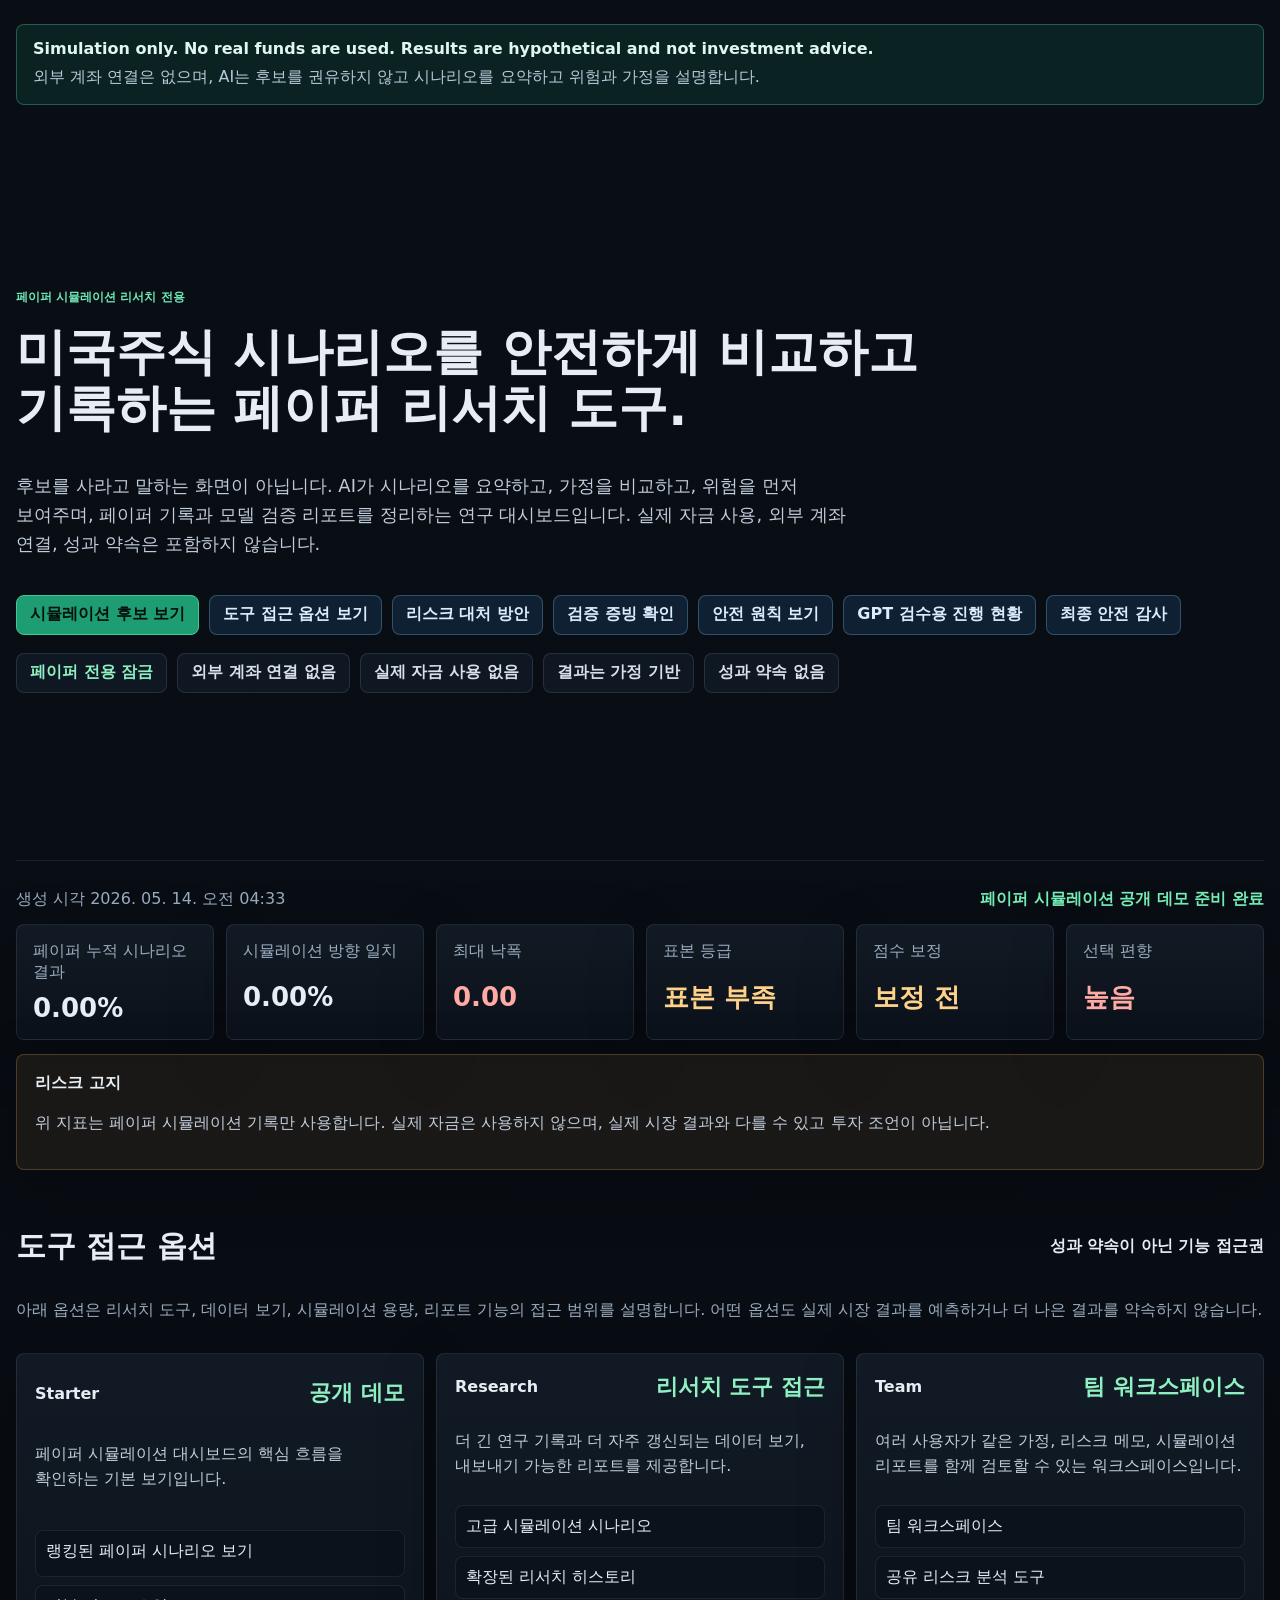
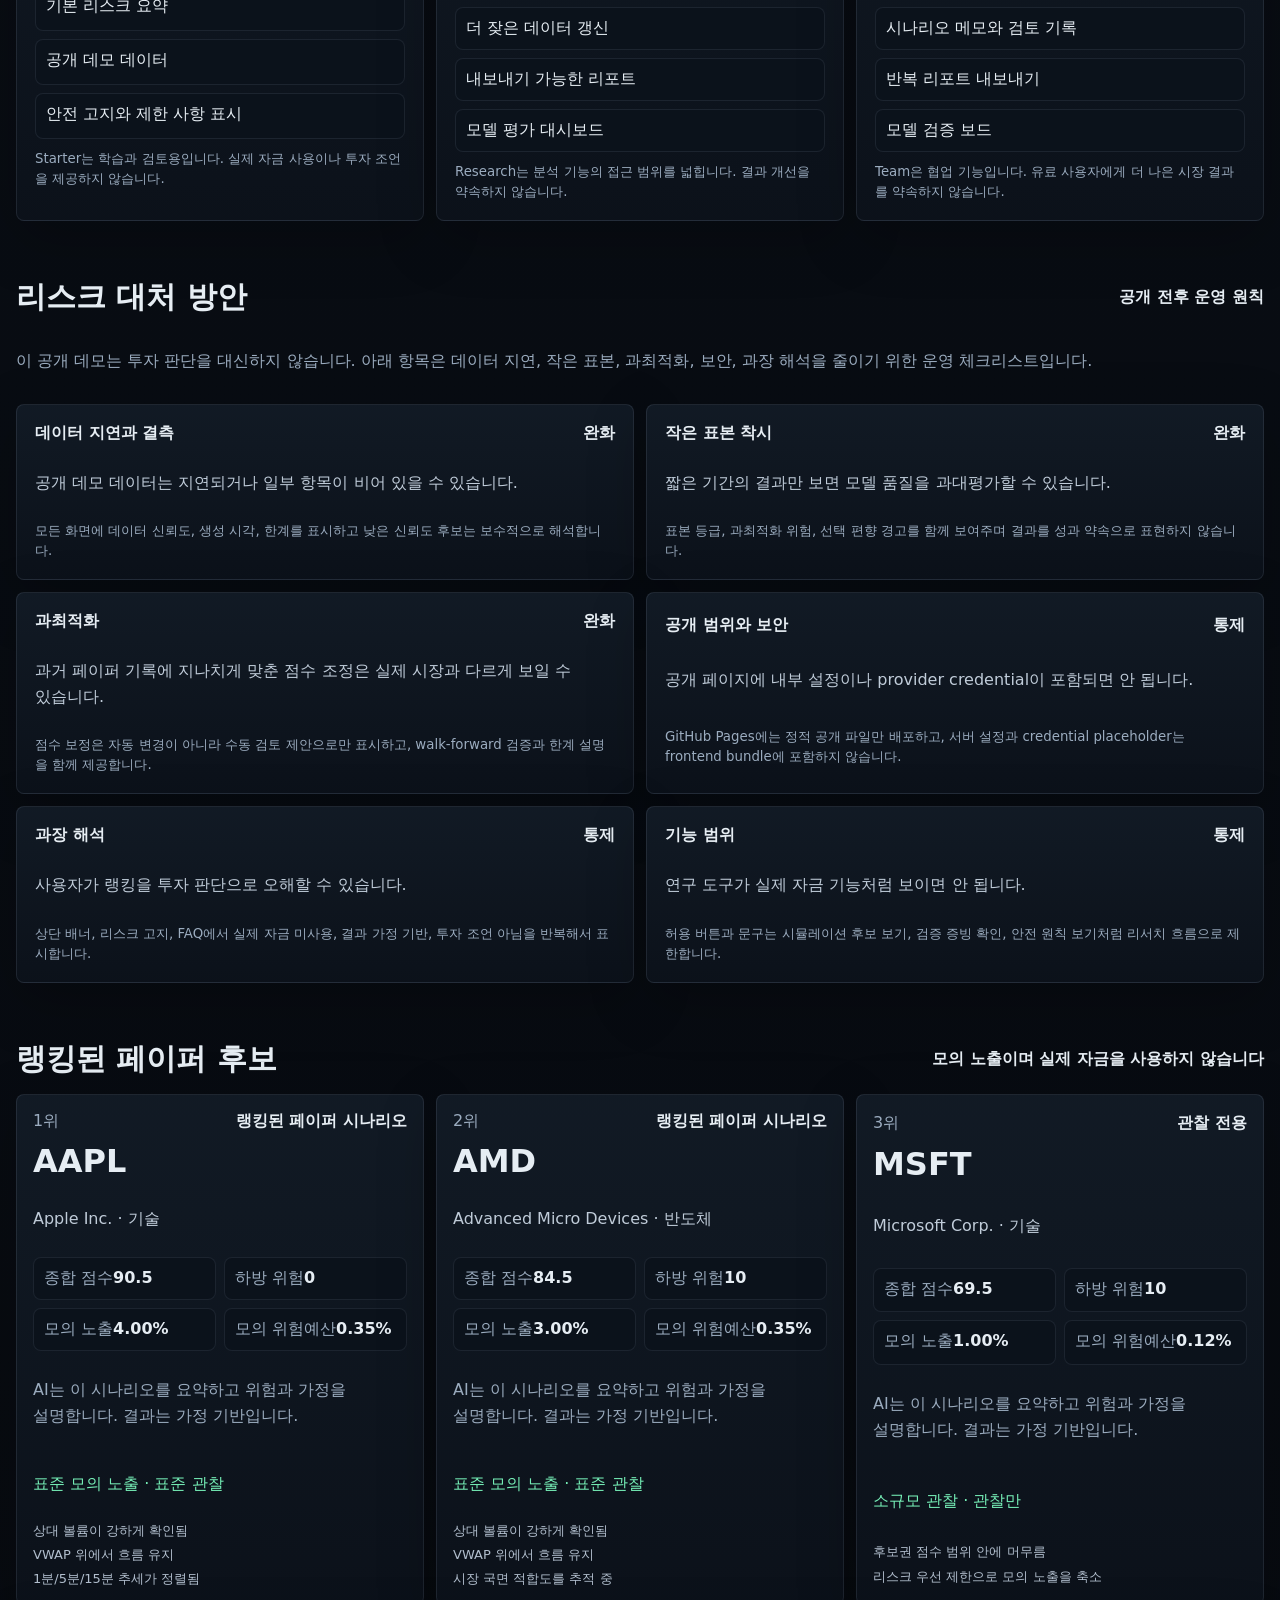
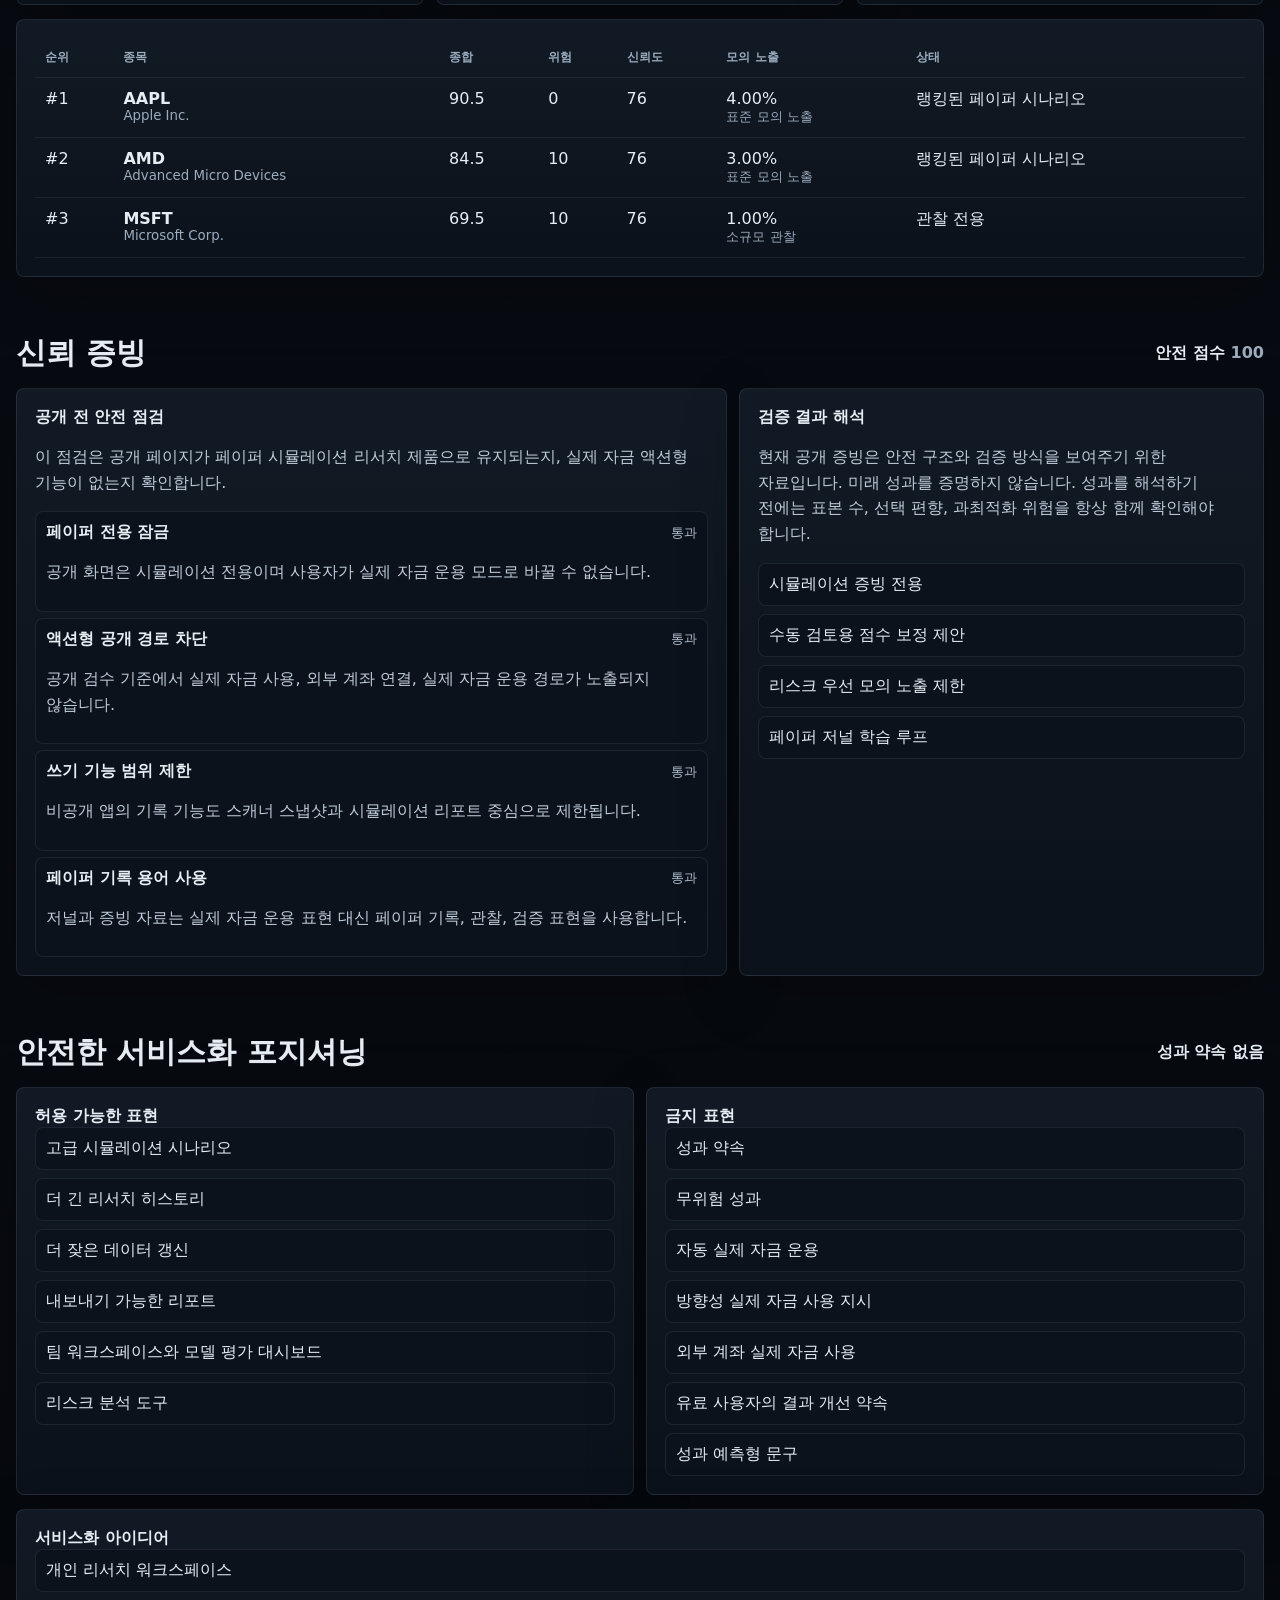
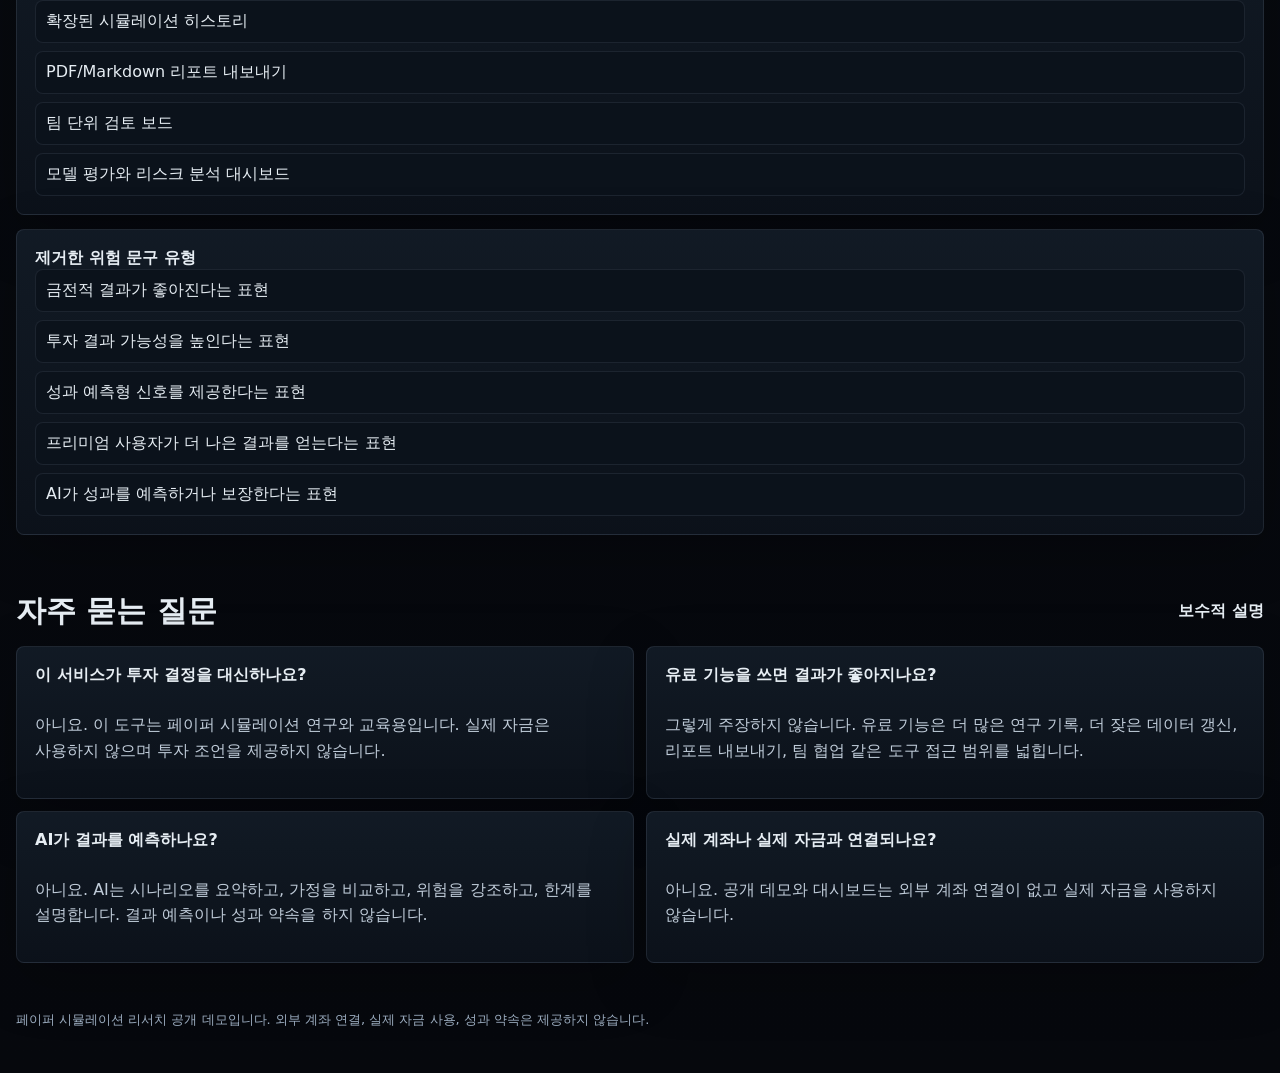
<file: index.html>
<!doctype html>
<html lang="ko">
  <head>
    <meta charset="UTF-8" />
    <meta name="viewport" content="width=device-width, initial-scale=1.0" />
    <meta name="description" content="미국주식 페이퍼 시뮬레이션 전용 리스크 우선 시뮬레이션 리서치 대시보드." />
    <title>페이퍼 시뮬레이션 리서치 대시보드</title>
    <link rel="stylesheet" href="./assets/public.css" />
  </head>
  <body>
    <main class="public-shell">
      <section class="simulation-banner">
        <strong>Simulation only. No real funds are used. Results are hypothetical and not investment advice.</strong>
        <p>외부 계좌 연결은 없으며, AI는 후보를 권유하지 않고 시나리오를 요약하고 위험과 가정을 설명합니다.</p>
      </section>
      <section class="hero">
        <div class="eyebrow">페이퍼 시뮬레이션 리서치 전용</div>
        <h1>미국주식 시나리오를 안전하게 비교하고 기록하는 페이퍼 리서치 도구.</h1>
        <p class="hero-copy">
          후보를 사라고 말하는 화면이 아닙니다. AI가 시나리오를 요약하고, 가정을 비교하고, 위험을 먼저 보여주며,
          페이퍼 기록과 모델 검증 리포트를 정리하는 연구 대시보드입니다. 실제 자금 사용, 외부 계좌 연결,
          성과 약속은 포함하지 않습니다.
        </p>
        <div class="hero-actions">
          <a class="button primary" href="#candidates">시뮬레이션 후보 보기</a>
          <a class="button secondary" href="#pricing">도구 접근 옵션 보기</a>
          <a class="button secondary" href="#risk-plan">리스크 대처 방안</a>
          <a class="button secondary" href="#evidence">검증 증빙 확인</a>
          <a class="button secondary" href="#safety">안전 원칙 보기</a>
          <a class="button secondary" href="./review.html">GPT 검수용 진행 현황</a>
          <a class="button secondary" href="./safety.html">최종 안전 감사</a>
        </div>
        <div class="pill-row">
          <span class="pill safe">페이퍼 전용 잠금</span>
          <span class="pill">외부 계좌 연결 없음</span>
          <span class="pill">실제 자금 사용 없음</span>
          <span class="pill">결과는 가정 기반</span>
          <span class="pill">성과 약속 없음</span>
        </div>
      </section>

      <section class="section">
        <div class="panel-title">
          <span id="generated">생성 시각 확인 중</span>
          <strong id="release-status" class="good">불러오는 중</strong>
        </div>
        <div class="summary-grid" id="summary-grid"></div>
        <article class="panel risk-disclosure">
          <h3>리스크 고지</h3>
          <p>위 지표는 페이퍼 시뮬레이션 기록만 사용합니다. 실제 자금은 사용하지 않으며, 실제 시장 결과와 다를 수 있고 투자 조언이 아닙니다.</p>
        </article>
      </section>

      <section class="section" id="pricing">
        <div class="panel-title">
          <h2>도구 접근 옵션</h2>
          <strong>성과 약속이 아닌 기능 접근권</strong>
        </div>
        <p class="muted">
          아래 옵션은 리서치 도구, 데이터 보기, 시뮬레이션 용량, 리포트 기능의 접근 범위를 설명합니다.
          어떤 옵션도 실제 시장 결과를 예측하거나 더 나은 결과를 약속하지 않습니다.
        </p>
        <div class="pricing-grid" id="pricing-grid"></div>
      </section>

      <section class="section" id="risk-plan">
        <div class="panel-title">
          <h2>리스크 대처 방안</h2>
          <strong>공개 전후 운영 원칙</strong>
        </div>
        <p class="muted">
          이 공개 데모는 투자 판단을 대신하지 않습니다. 아래 항목은 데이터 지연, 작은 표본, 과최적화,
          보안, 과장 해석을 줄이기 위한 운영 체크리스트입니다.
        </p>
        <div class="risk-grid" id="risk-mitigation-grid"></div>
      </section>

      <section class="section" id="candidates">
        <div class="panel-title">
          <h2>랭킹된 페이퍼 후보</h2>
          <strong>모의 노출이며 실제 자금을 사용하지 않습니다</strong>
        </div>
        <div class="rank-grid" id="rank-grid"></div>
        <div class="panel">
          <div class="table-wrap">
            <table>
              <thead>
                <tr>
                  <th>순위</th>
                  <th>종목</th>
                  <th>종합</th>
                  <th>위험</th>
                  <th>신뢰도</th>
                  <th>모의 노출</th>
                  <th>상태</th>
                </tr>
              </thead>
              <tbody id="candidate-table"></tbody>
            </table>
          </div>
        </div>
      </section>

      <section class="section" id="evidence">
        <div class="panel-title">
          <h2>신뢰 증빙</h2>
          <strong>안전 점수 <span id="release-score">0</span></strong>
        </div>
        <div class="evidence-grid">
          <article class="panel">
            <h3>공개 전 안전 점검</h3>
            <p>
              이 점검은 공개 페이지가 페이퍼 시뮬레이션 리서치 제품으로 유지되는지, 실제 자금 액션형 기능이 없는지 확인합니다.
            </p>
            <div class="small-list" id="audit-checks"></div>
          </article>
          <article class="panel">
            <h3>검증 결과 해석</h3>
            <p>
              현재 공개 증빙은 안전 구조와 검증 방식을 보여주기 위한 자료입니다. 미래 성과를 증명하지 않습니다.
              성과를 해석하기 전에는 표본 수, 선택 편향, 과최적화 위험을 항상 함께 확인해야 합니다.
            </p>
            <ul class="claim-list">
              <li>시뮬레이션 증빙 전용</li>
              <li>수동 검토용 점수 보정 제안</li>
              <li>리스크 우선 모의 노출 제한</li>
              <li>페이퍼 저널 학습 루프</li>
            </ul>
          </article>
        </div>
      </section>

      <section class="section" id="safety">
        <div class="panel-title">
          <h2>안전한 서비스화 포지셔닝</h2>
          <strong>성과 약속 없음</strong>
        </div>
        <div class="proof-grid">
          <article class="panel">
            <h3>허용 가능한 표현</h3>
            <ul class="claim-list" id="allowed-claims"></ul>
          </article>
          <article class="panel">
            <h3>금지 표현</h3>
            <ul class="claim-list" id="prohibited-claims"></ul>
          </article>
        </div>
        <article class="panel">
          <h3>서비스화 아이디어</h3>
          <ul class="claim-list" id="offer-ideas"></ul>
        </article>
        <article class="panel">
          <h3>제거한 위험 문구 유형</h3>
          <ul class="claim-list" id="removed-claims"></ul>
        </article>
      </section>

      <section class="section" id="faq">
        <div class="panel-title">
          <h2>자주 묻는 질문</h2>
          <strong>보수적 설명</strong>
        </div>
        <div class="faq-grid" id="faq-grid"></div>
      </section>

      <footer class="footer">
        페이퍼 시뮬레이션 리서치 공개 데모입니다. 외부 계좌 연결, 실제 자금 사용, 성과 약속은 제공하지 않습니다.
      </footer>
    </main>
    <script src="./assets/public.js"></script>
  </body>
</html>
</file>
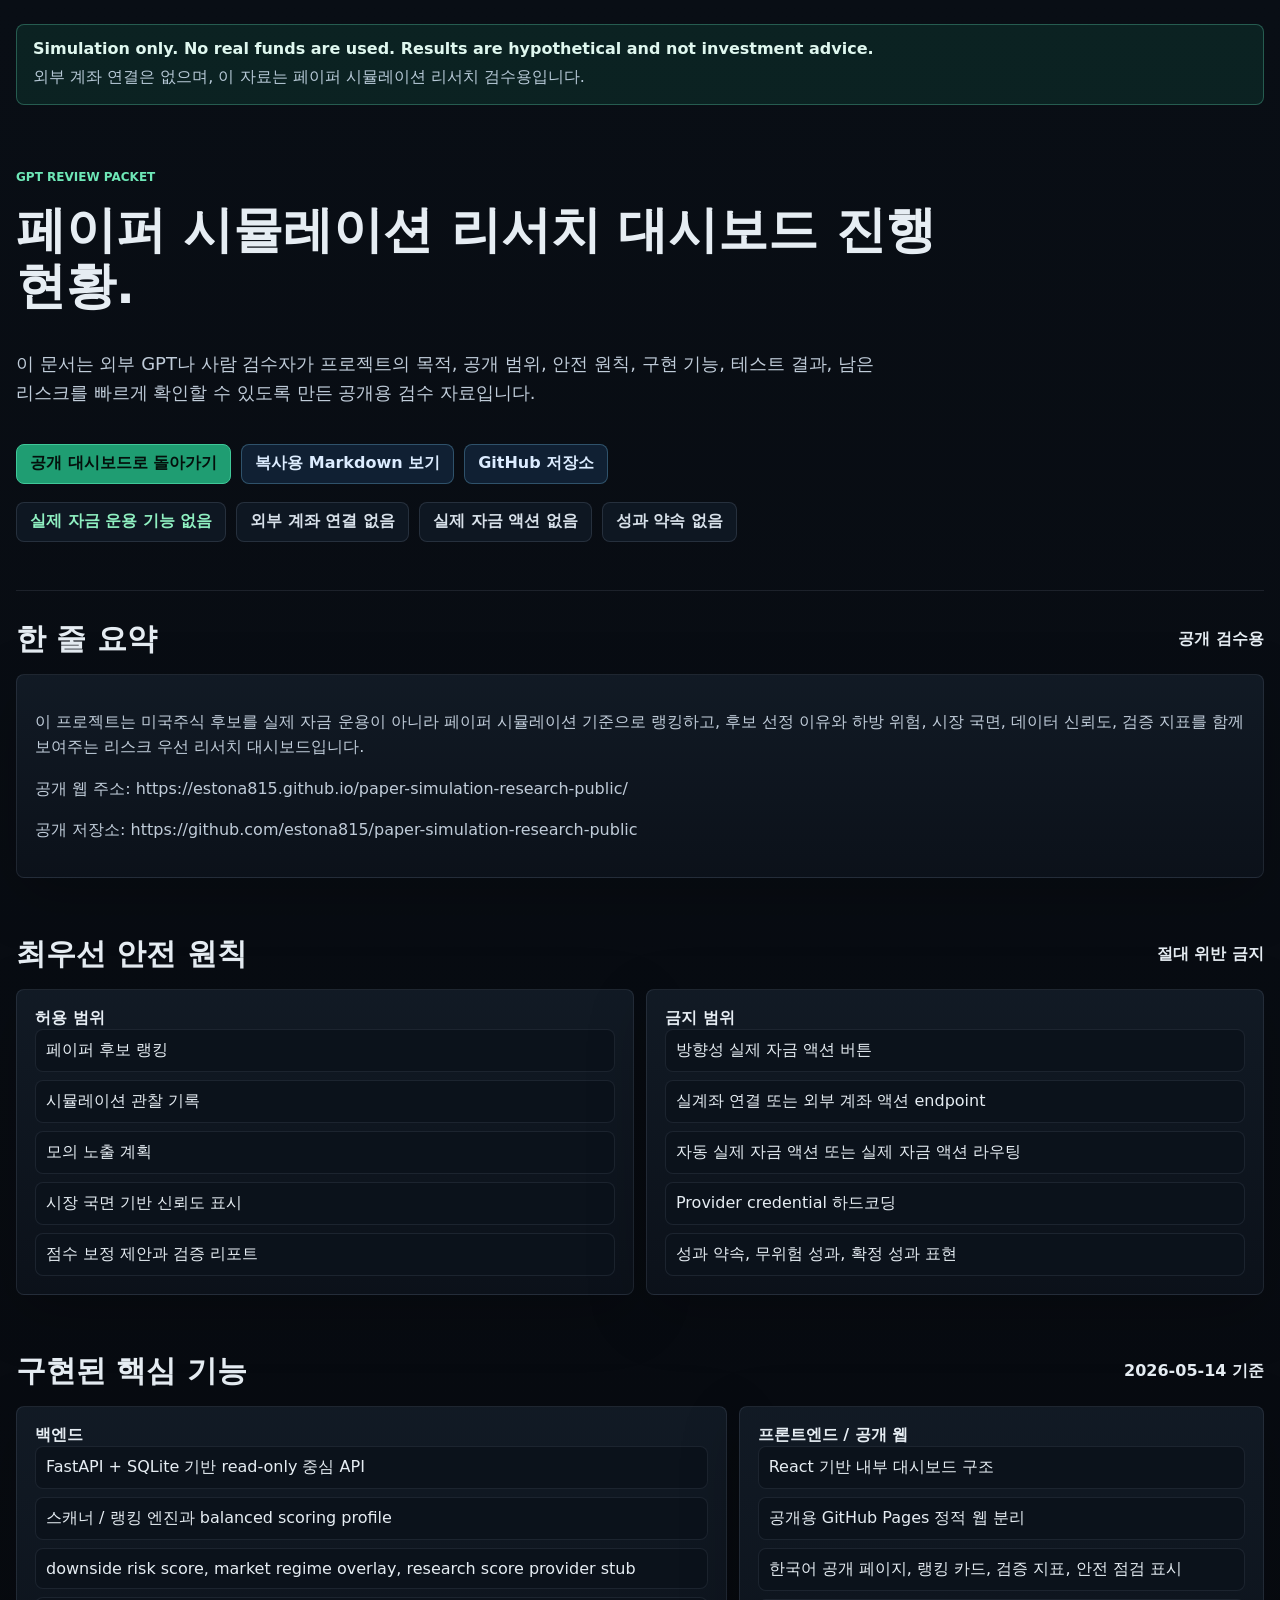
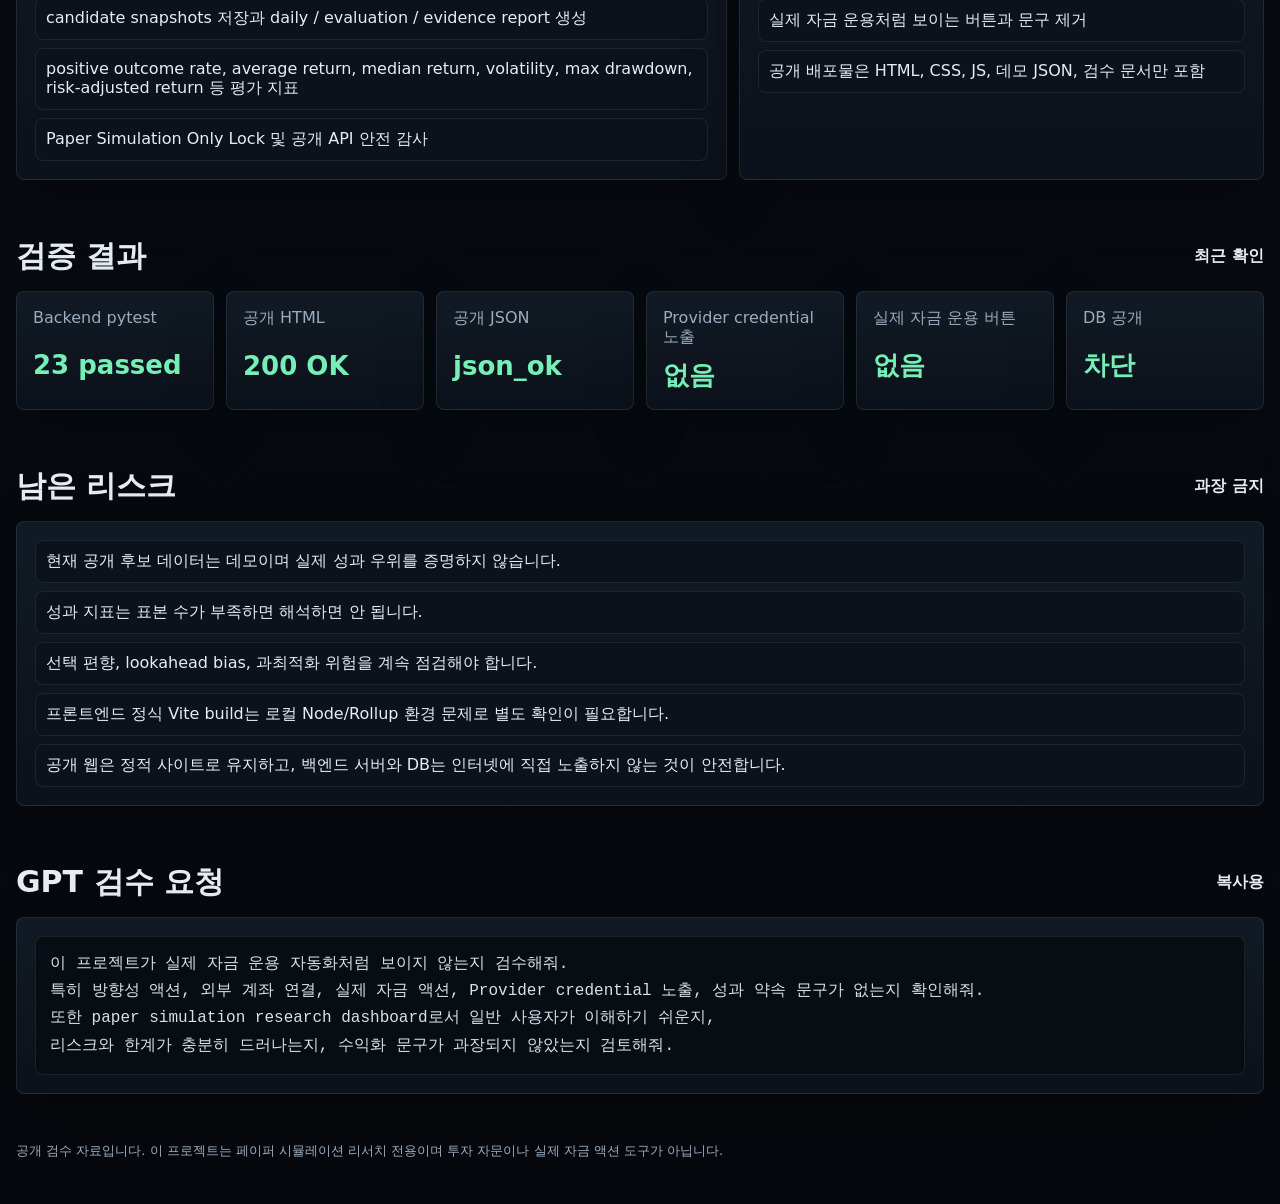
<file: review.html>
<!doctype html>
<html lang="ko">
  <head>
    <meta charset="UTF-8" />
    <meta name="viewport" content="width=device-width, initial-scale=1.0" />
    <meta name="description" content="페이퍼 시뮬레이션 리서치 대시보드 GPT 검수용 진행 현황." />
    <title>GPT 검수용 진행 현황</title>
    <link rel="stylesheet" href="./assets/public.css" />
  </head>
  <body>
    <main class="public-shell">
      <section class="simulation-banner">
        <strong>Simulation only. No real funds are used. Results are hypothetical and not investment advice.</strong>
        <p>외부 계좌 연결은 없으며, 이 자료는 페이퍼 시뮬레이션 리서치 검수용입니다.</p>
      </section>
      <section class="hero compact">
        <div class="eyebrow">GPT Review Packet</div>
        <h1>페이퍼 시뮬레이션 리서치 대시보드 진행 현황.</h1>
        <p class="hero-copy">
          이 문서는 외부 GPT나 사람 검수자가 프로젝트의 목적, 공개 범위, 안전 원칙, 구현 기능,
          테스트 결과, 남은 리스크를 빠르게 확인할 수 있도록 만든 공개용 검수 자료입니다.
        </p>
        <div class="hero-actions">
          <a class="button primary" href="./index.html">공개 대시보드로 돌아가기</a>
          <a class="button secondary" href="./gpt_review_packet.md">복사용 Markdown 보기</a>
          <a class="button secondary" href="https://github.com/estona815/paper-simulation-research-public">GitHub 저장소</a>
        </div>
        <div class="pill-row">
          <span class="pill safe">실제 자금 운용 기능 없음</span>
          <span class="pill">외부 계좌 연결 없음</span>
          <span class="pill">실제 자금 액션 없음</span>
          <span class="pill">성과 약속 없음</span>
        </div>
      </section>

      <section class="section">
        <div class="panel-title">
          <h2>한 줄 요약</h2>
          <strong>공개 검수용</strong>
        </div>
        <article class="panel">
          <p>
            이 프로젝트는 미국주식 후보를 실제 자금 운용이 아니라 페이퍼 시뮬레이션 기준으로 랭킹하고,
            후보 선정 이유와 하방 위험, 시장 국면, 데이터 신뢰도, 검증 지표를 함께 보여주는 리스크 우선
            리서치 대시보드입니다.
          </p>
          <p>
            공개 웹 주소: <a href="https://estona815.github.io/paper-simulation-research-public/">https://estona815.github.io/paper-simulation-research-public/</a>
          </p>
          <p>
            공개 저장소: <a href="https://github.com/estona815/paper-simulation-research-public">https://github.com/estona815/paper-simulation-research-public</a>
          </p>
        </article>
      </section>

      <section class="section">
        <div class="panel-title">
          <h2>최우선 안전 원칙</h2>
          <strong>절대 위반 금지</strong>
        </div>
        <div class="proof-grid">
          <article class="panel">
            <h3>허용 범위</h3>
            <ul class="claim-list">
              <li>페이퍼 후보 랭킹</li>
              <li>시뮬레이션 관찰 기록</li>
              <li>모의 노출 계획</li>
              <li>시장 국면 기반 신뢰도 표시</li>
              <li>점수 보정 제안과 검증 리포트</li>
            </ul>
          </article>
          <article class="panel">
            <h3>금지 범위</h3>
            <ul class="claim-list">
              <li>방향성 실제 자금 액션 버튼</li>
              <li>실계좌 연결 또는 외부 계좌 액션 endpoint</li>
              <li>자동 실제 자금 액션 또는 실제 자금 액션 라우팅</li>
              <li>Provider credential 하드코딩</li>
              <li>성과 약속, 무위험 성과, 확정 성과 표현</li>
            </ul>
          </article>
        </div>
      </section>

      <section class="section">
        <div class="panel-title">
          <h2>구현된 핵심 기능</h2>
          <strong>2026-05-14 기준</strong>
        </div>
        <div class="evidence-grid">
          <article class="panel">
            <h3>백엔드</h3>
            <ul class="claim-list">
              <li>FastAPI + SQLite 기반 read-only 중심 API</li>
              <li>스캐너 / 랭킹 엔진과 balanced scoring profile</li>
              <li>downside risk score, market regime overlay, research score provider stub</li>
              <li>candidate snapshots 저장과 daily / evaluation / evidence report 생성</li>
              <li>positive outcome rate, average return, median return, volatility, max drawdown, risk-adjusted return 등 평가 지표</li>
              <li>Paper Simulation Only Lock 및 공개 API 안전 감사</li>
            </ul>
          </article>
          <article class="panel">
            <h3>프론트엔드 / 공개 웹</h3>
            <ul class="claim-list">
              <li>React 기반 내부 대시보드 구조</li>
              <li>공개용 GitHub Pages 정적 웹 분리</li>
              <li>한국어 공개 페이지, 랭킹 카드, 검증 지표, 안전 점검 표시</li>
              <li>실제 자금 운용처럼 보이는 버튼과 문구 제거</li>
              <li>공개 배포물은 HTML, CSS, JS, 데모 JSON, 검수 문서만 포함</li>
            </ul>
          </article>
        </div>
      </section>

      <section class="section">
        <div class="panel-title">
          <h2>검증 결과</h2>
          <strong>최근 확인</strong>
        </div>
        <div class="summary-grid">
          <article class="metric-card"><span>Backend pytest</span><strong class="good">23 passed</strong></article>
          <article class="metric-card"><span>공개 HTML</span><strong class="good">200 OK</strong></article>
          <article class="metric-card"><span>공개 JSON</span><strong class="good">json_ok</strong></article>
          <article class="metric-card"><span>Provider credential 노출</span><strong class="good">없음</strong></article>
          <article class="metric-card"><span>실제 자금 운용 버튼</span><strong class="good">없음</strong></article>
          <article class="metric-card"><span>DB 공개</span><strong class="good">차단</strong></article>
        </div>
      </section>

      <section class="section">
        <div class="panel-title">
          <h2>남은 리스크</h2>
          <strong>과장 금지</strong>
        </div>
        <article class="panel">
          <ul class="claim-list">
            <li>현재 공개 후보 데이터는 데모이며 실제 성과 우위를 증명하지 않습니다.</li>
            <li>성과 지표는 표본 수가 부족하면 해석하면 안 됩니다.</li>
            <li>선택 편향, lookahead bias, 과최적화 위험을 계속 점검해야 합니다.</li>
            <li>프론트엔드 정식 Vite build는 로컬 Node/Rollup 환경 문제로 별도 확인이 필요합니다.</li>
            <li>공개 웹은 정적 사이트로 유지하고, 백엔드 서버와 DB는 인터넷에 직접 노출하지 않는 것이 안전합니다.</li>
          </ul>
        </article>
      </section>

      <section class="section">
        <div class="panel-title">
          <h2>GPT 검수 요청</h2>
          <strong>복사용</strong>
        </div>
        <article class="panel">
          <pre class="copy-block">이 프로젝트가 실제 자금 운용 자동화처럼 보이지 않는지 검수해줘.
특히 방향성 액션, 외부 계좌 연결, 실제 자금 액션, Provider credential 노출, 성과 약속 문구가 없는지 확인해줘.
또한 paper simulation research dashboard로서 일반 사용자가 이해하기 쉬운지,
리스크와 한계가 충분히 드러나는지, 수익화 문구가 과장되지 않았는지 검토해줘.</pre>
        </article>
      </section>

      <footer class="footer">
        공개 검수 자료입니다. 이 프로젝트는 페이퍼 시뮬레이션 리서치 전용이며 투자 자문이나 실제 자금 액션 도구가 아닙니다.
      </footer>
    </main>
  </body>
</html>
</file>
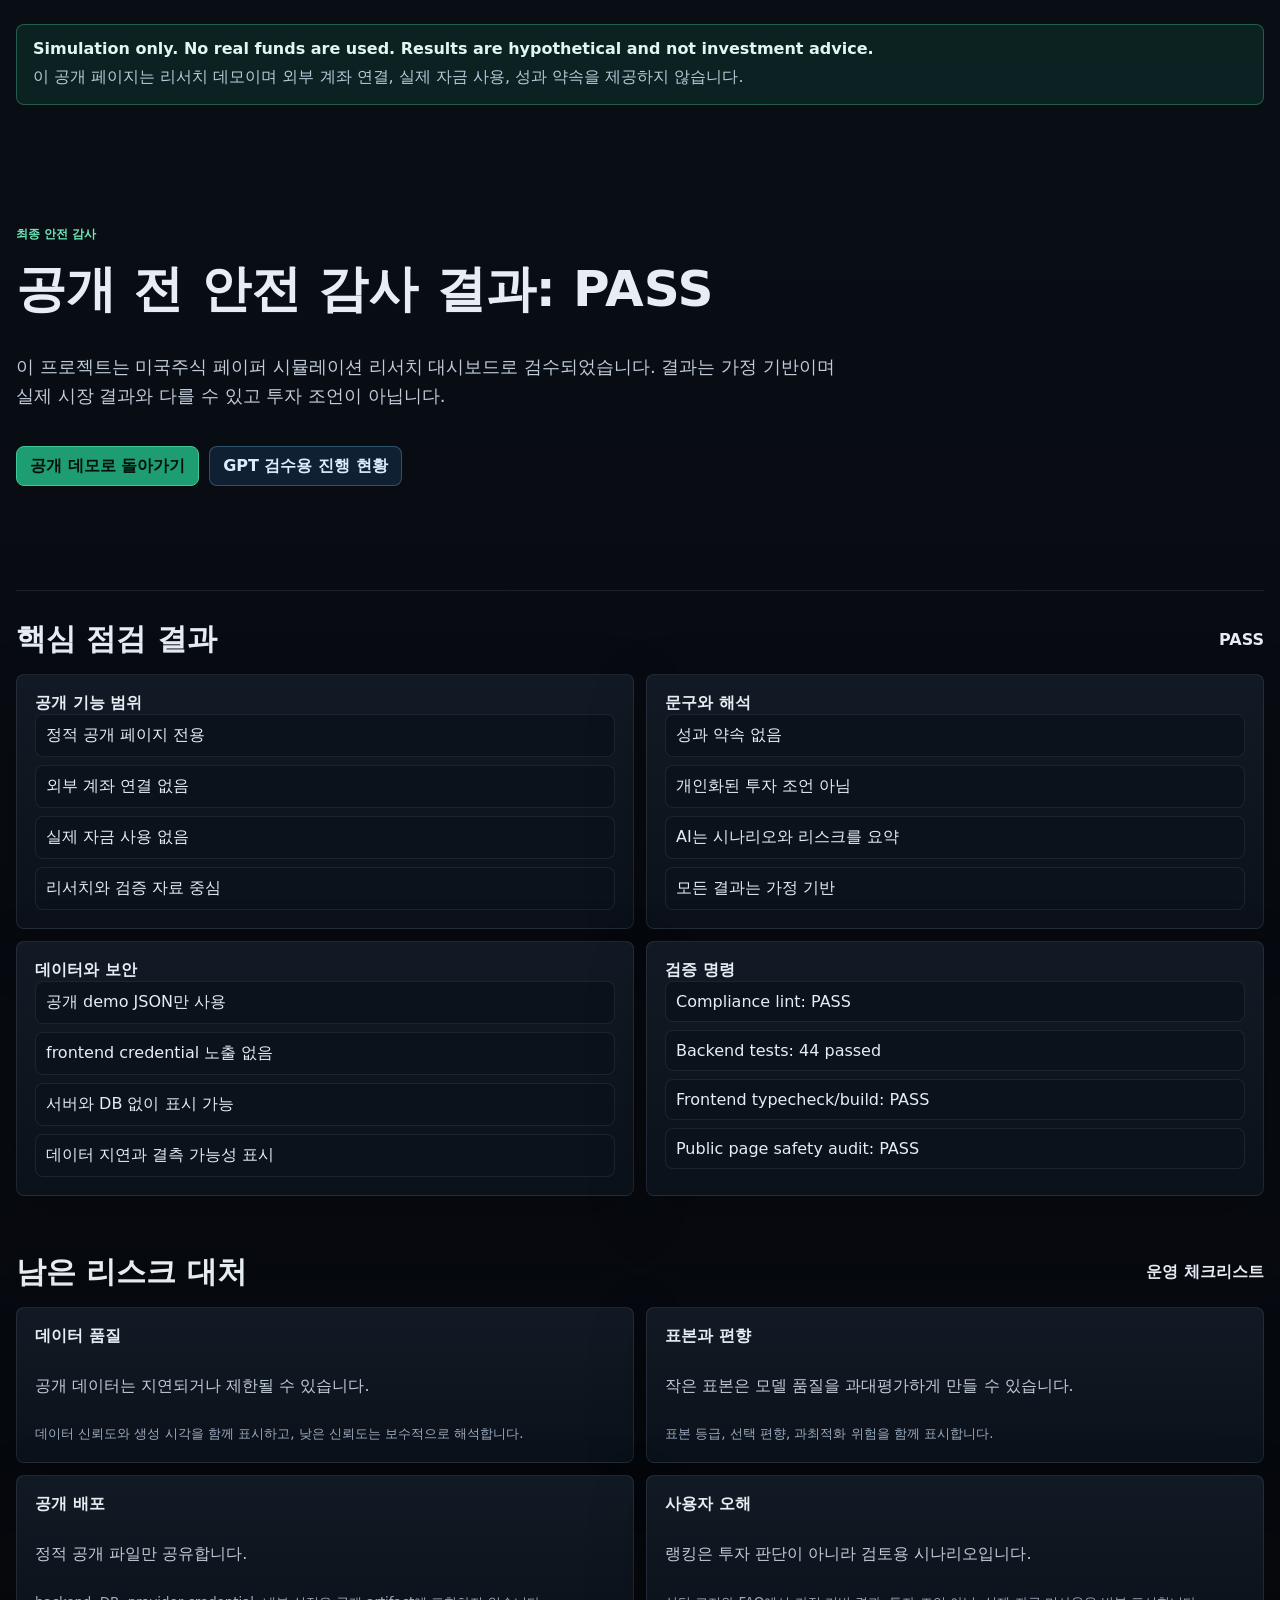
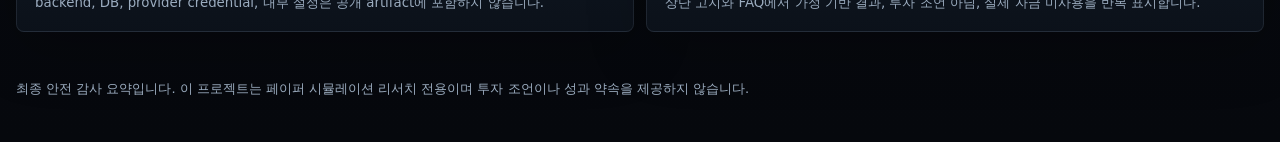
<file: safety.html>
<!doctype html>
<html lang="ko">
  <head>
    <meta charset="UTF-8" />
    <meta name="viewport" content="width=device-width, initial-scale=1.0" />
    <meta name="description" content="페이퍼 시뮬레이션 리서치 대시보드 최종 안전 감사 요약." />
    <title>최종 안전 감사 | 페이퍼 시뮬레이션 리서치</title>
    <link rel="stylesheet" href="./assets/public.css" />
  </head>
  <body>
    <main class="public-shell">
      <section class="simulation-banner">
        <strong>Simulation only. No real funds are used. Results are hypothetical and not investment advice.</strong>
        <p>이 공개 페이지는 리서치 데모이며 외부 계좌 연결, 실제 자금 사용, 성과 약속을 제공하지 않습니다.</p>
      </section>

      <section class="hero compact">
        <div class="eyebrow">최종 안전 감사</div>
        <h1>공개 전 안전 감사 결과: PASS</h1>
        <p class="hero-copy">
          이 프로젝트는 미국주식 페이퍼 시뮬레이션 리서치 대시보드로 검수되었습니다.
          결과는 가정 기반이며 실제 시장 결과와 다를 수 있고 투자 조언이 아닙니다.
        </p>
        <div class="hero-actions">
          <a class="button primary" href="./index.html">공개 데모로 돌아가기</a>
          <a class="button secondary" href="./review.html">GPT 검수용 진행 현황</a>
        </div>
      </section>

      <section class="section">
        <div class="panel-title">
          <h2>핵심 점검 결과</h2>
          <strong>PASS</strong>
        </div>
        <div class="proof-grid">
          <article class="panel">
            <h3>공개 기능 범위</h3>
            <ul class="claim-list">
              <li>정적 공개 페이지 전용</li>
              <li>외부 계좌 연결 없음</li>
              <li>실제 자금 사용 없음</li>
              <li>리서치와 검증 자료 중심</li>
            </ul>
          </article>
          <article class="panel">
            <h3>문구와 해석</h3>
            <ul class="claim-list">
              <li>성과 약속 없음</li>
              <li>개인화된 투자 조언 아님</li>
              <li>AI는 시나리오와 리스크를 요약</li>
              <li>모든 결과는 가정 기반</li>
            </ul>
          </article>
          <article class="panel">
            <h3>데이터와 보안</h3>
            <ul class="claim-list">
              <li>공개 demo JSON만 사용</li>
              <li>frontend credential 노출 없음</li>
              <li>서버와 DB 없이 표시 가능</li>
              <li>데이터 지연과 결측 가능성 표시</li>
            </ul>
          </article>
          <article class="panel">
            <h3>검증 명령</h3>
            <ul class="claim-list">
              <li>Compliance lint: PASS</li>
              <li>Backend tests: 44 passed</li>
              <li>Frontend typecheck/build: PASS</li>
              <li>Public page safety audit: PASS</li>
            </ul>
          </article>
        </div>
      </section>

      <section class="section">
        <div class="panel-title">
          <h2>남은 리스크 대처</h2>
          <strong>운영 체크리스트</strong>
        </div>
        <div class="risk-grid">
          <article class="panel risk-card">
            <h3>데이터 품질</h3>
            <p>공개 데이터는 지연되거나 제한될 수 있습니다.</p>
            <small>데이터 신뢰도와 생성 시각을 함께 표시하고, 낮은 신뢰도는 보수적으로 해석합니다.</small>
          </article>
          <article class="panel risk-card">
            <h3>표본과 편향</h3>
            <p>작은 표본은 모델 품질을 과대평가하게 만들 수 있습니다.</p>
            <small>표본 등급, 선택 편향, 과최적화 위험을 함께 표시합니다.</small>
          </article>
          <article class="panel risk-card">
            <h3>공개 배포</h3>
            <p>정적 공개 파일만 공유합니다.</p>
            <small>backend, DB, provider credential, 내부 설정은 공개 artifact에 포함하지 않습니다.</small>
          </article>
          <article class="panel risk-card">
            <h3>사용자 오해</h3>
            <p>랭킹은 투자 판단이 아니라 검토용 시나리오입니다.</p>
            <small>상단 고지와 FAQ에서 가정 기반 결과, 투자 조언 아님, 실제 자금 미사용을 반복 표시합니다.</small>
          </article>
        </div>
      </section>

      <footer class="footer">
        최종 안전 감사 요약입니다. 이 프로젝트는 페이퍼 시뮬레이션 리서치 전용이며 투자 조언이나 성과 약속을 제공하지 않습니다.
      </footer>
    </main>
  </body>
</html>
</file>
<file: assets/public.css>
:root {
  color: #e6edf3;
  background: #070b10;
  font-family: "Pretendard", "Apple SD Gothic Neo", "Noto Sans KR", Inter, ui-sans-serif, system-ui, -apple-system, BlinkMacSystemFont, "Segoe UI", sans-serif;
}

* {
  box-sizing: border-box;
}

body {
  margin: 0;
  min-width: 320px;
  background: linear-gradient(180deg, #090e15 0%, #06080d 100%);
}

button,
a {
  font: inherit;
}

a {
  color: inherit;
  text-decoration: none;
}

.public-shell {
  width: min(1280px, calc(100% - 32px));
  margin: 0 auto;
  padding: 24px 0 44px;
}

.hero {
  min-height: 82vh;
  display: grid;
  align-content: center;
  gap: 18px;
  border-bottom: 1px solid rgba(148, 163, 184, 0.14);
}

.simulation-banner {
  display: grid;
  gap: 6px;
  margin-bottom: 18px;
  padding: 14px 16px;
  border-radius: 8px;
  background: rgba(31, 157, 114, 0.14);
  border: 1px solid rgba(95, 214, 176, 0.32);
}

.simulation-banner strong {
  color: #dff7ef;
}

.simulation-banner p {
  margin: 0;
  color: #b7c9d7;
}

.hero.compact {
  min-height: 52vh;
}

.eyebrow {
  color: #6ee7b7;
  text-transform: uppercase;
  font-size: 12px;
  font-weight: 900;
  letter-spacing: 0;
}

h1 {
  max-width: 960px;
  margin: 0;
  font-size: 50px;
  line-height: 1.12;
  letter-spacing: 0;
  word-break: keep-all;
}

h2 {
  margin: 0;
  font-size: 30px;
  letter-spacing: 0;
  word-break: keep-all;
}

h3 {
  margin: 0;
  font-size: 16px;
}

p {
  color: #c0ccd9;
  line-height: 1.6;
  word-break: keep-all;
}

.hero-copy {
  max-width: 860px;
  font-size: 18px;
}

.hero-actions,
.pill-row {
  display: flex;
  flex-wrap: wrap;
  gap: 10px;
}

.button,
.pill {
  min-height: 40px;
  border-radius: 8px;
  padding: 0 13px;
  display: inline-flex;
  align-items: center;
  border: 1px solid rgba(148, 163, 184, 0.18);
  background: #0e1722;
  color: #d8e1ea;
  font-weight: 800;
}

.button.primary {
  background: #1f9d72;
  color: #04100c;
  border-color: #40c899;
}

.button.secondary {
  background: #102033;
  color: #dcecff;
  border-color: rgba(125, 211, 252, 0.28);
}

.pill.safe {
  color: #8ff0c1;
}

.section {
  padding: 28px 0;
  display: grid;
  gap: 14px;
}

.panel,
.metric-card,
.rank-card {
  background: linear-gradient(180deg, rgba(18, 27, 38, 0.96), rgba(12, 18, 27, 0.96));
  border: 1px solid rgba(148, 163, 184, 0.14);
  border-radius: 8px;
  box-shadow: 0 18px 60px rgba(0, 0, 0, 0.22);
}

.panel {
  padding: 18px;
}

.panel-title {
  display: flex;
  justify-content: space-between;
  align-items: center;
  gap: 12px;
}

.panel-title span,
.metric-card span,
.rank-card span,
.muted {
  color: #9bacbf;
}

.summary-grid,
.rank-grid,
.evidence-grid,
.proof-grid,
.pricing-grid,
.faq-grid,
.risk-grid {
  display: grid;
  gap: 12px;
}

.summary-grid {
  grid-template-columns: repeat(6, minmax(0, 1fr));
}

.rank-grid {
  grid-template-columns: repeat(3, minmax(0, 1fr));
}

.evidence-grid {
  grid-template-columns: 1.15fr 0.85fr;
}

.proof-grid {
  grid-template-columns: repeat(2, minmax(0, 1fr));
}

.pricing-grid {
  grid-template-columns: repeat(3, minmax(0, 1fr));
}

.faq-grid {
  grid-template-columns: repeat(2, minmax(0, 1fr));
}

.risk-grid {
  grid-template-columns: repeat(2, minmax(0, 1fr));
}

.metric-card,
.rank-card {
  padding: 16px;
  display: grid;
  gap: 10px;
}

.pricing-card,
.faq-card,
.risk-card {
  display: grid;
  gap: 10px;
}

.pricing-card strong {
  color: #8ff0c1;
  font-size: 22px;
}

.pricing-card small,
.faq-card small,
.risk-card small {
  color: #9bacbf;
  line-height: 1.5;
}

.metric-card strong {
  font-size: 26px;
}

.rank-card h3 {
  font-size: 32px;
}

.rank-stats {
  display: grid;
  grid-template-columns: repeat(2, minmax(0, 1fr));
  gap: 8px;
}

.rank-stats div,
.check,
.claim-list li {
  border: 1px solid rgba(148, 163, 184, 0.12);
  background: #0b121b;
  padding: 10px;
  border-radius: 8px;
}

.small-list {
  display: grid;
  gap: 6px;
}

.small-list span {
  color: #b2bfce;
  font-size: 13px;
}

.claim-list {
  list-style: none;
  margin: 0;
  padding: 0;
  display: grid;
  gap: 8px;
}

.good {
  color: #76efb7;
}

.watch {
  color: #ffd28a;
}

.bad {
  color: #ffaaa5;
}

.negative {
  color: #ffaaa5;
}

.risk-disclosure {
  border-color: rgba(232, 168, 75, 0.26);
  background: rgba(232, 168, 75, 0.08);
}

.table-wrap {
  width: 100%;
  overflow: auto;
}

table {
  border-collapse: collapse;
  min-width: 920px;
  width: 100%;
}

th,
td {
  border-bottom: 1px solid rgba(148, 163, 184, 0.1);
  padding: 11px 10px;
  text-align: left;
  vertical-align: top;
  white-space: nowrap;
}

th {
  color: #9bacbf;
  font-size: 12px;
}

td small {
  color: #9bacbf;
  display: block;
}

.footer {
  padding: 20px 0 0;
  color: #9bacbf;
  font-size: 13px;
}

.copy-block {
  margin: 0;
  padding: 14px;
  overflow: auto;
  white-space: pre-wrap;
  color: #d8e1ea;
  background: #080d14;
  border: 1px solid rgba(148, 163, 184, 0.14);
  border-radius: 8px;
  line-height: 1.7;
  font-family: "Apple SD Gothic Neo", "Noto Sans KR", ui-monospace, SFMono-Regular, Menlo, Consolas, monospace;
}

@media (max-width: 980px) {
  h1 {
    font-size: 38px;
  }

  .summary-grid,
  .rank-grid,
  .evidence-grid,
  .proof-grid,
  .pricing-grid,
  .faq-grid,
  .risk-grid {
    grid-template-columns: 1fr;
  }

  .hero {
    min-height: 76vh;
  }
}
</file>
